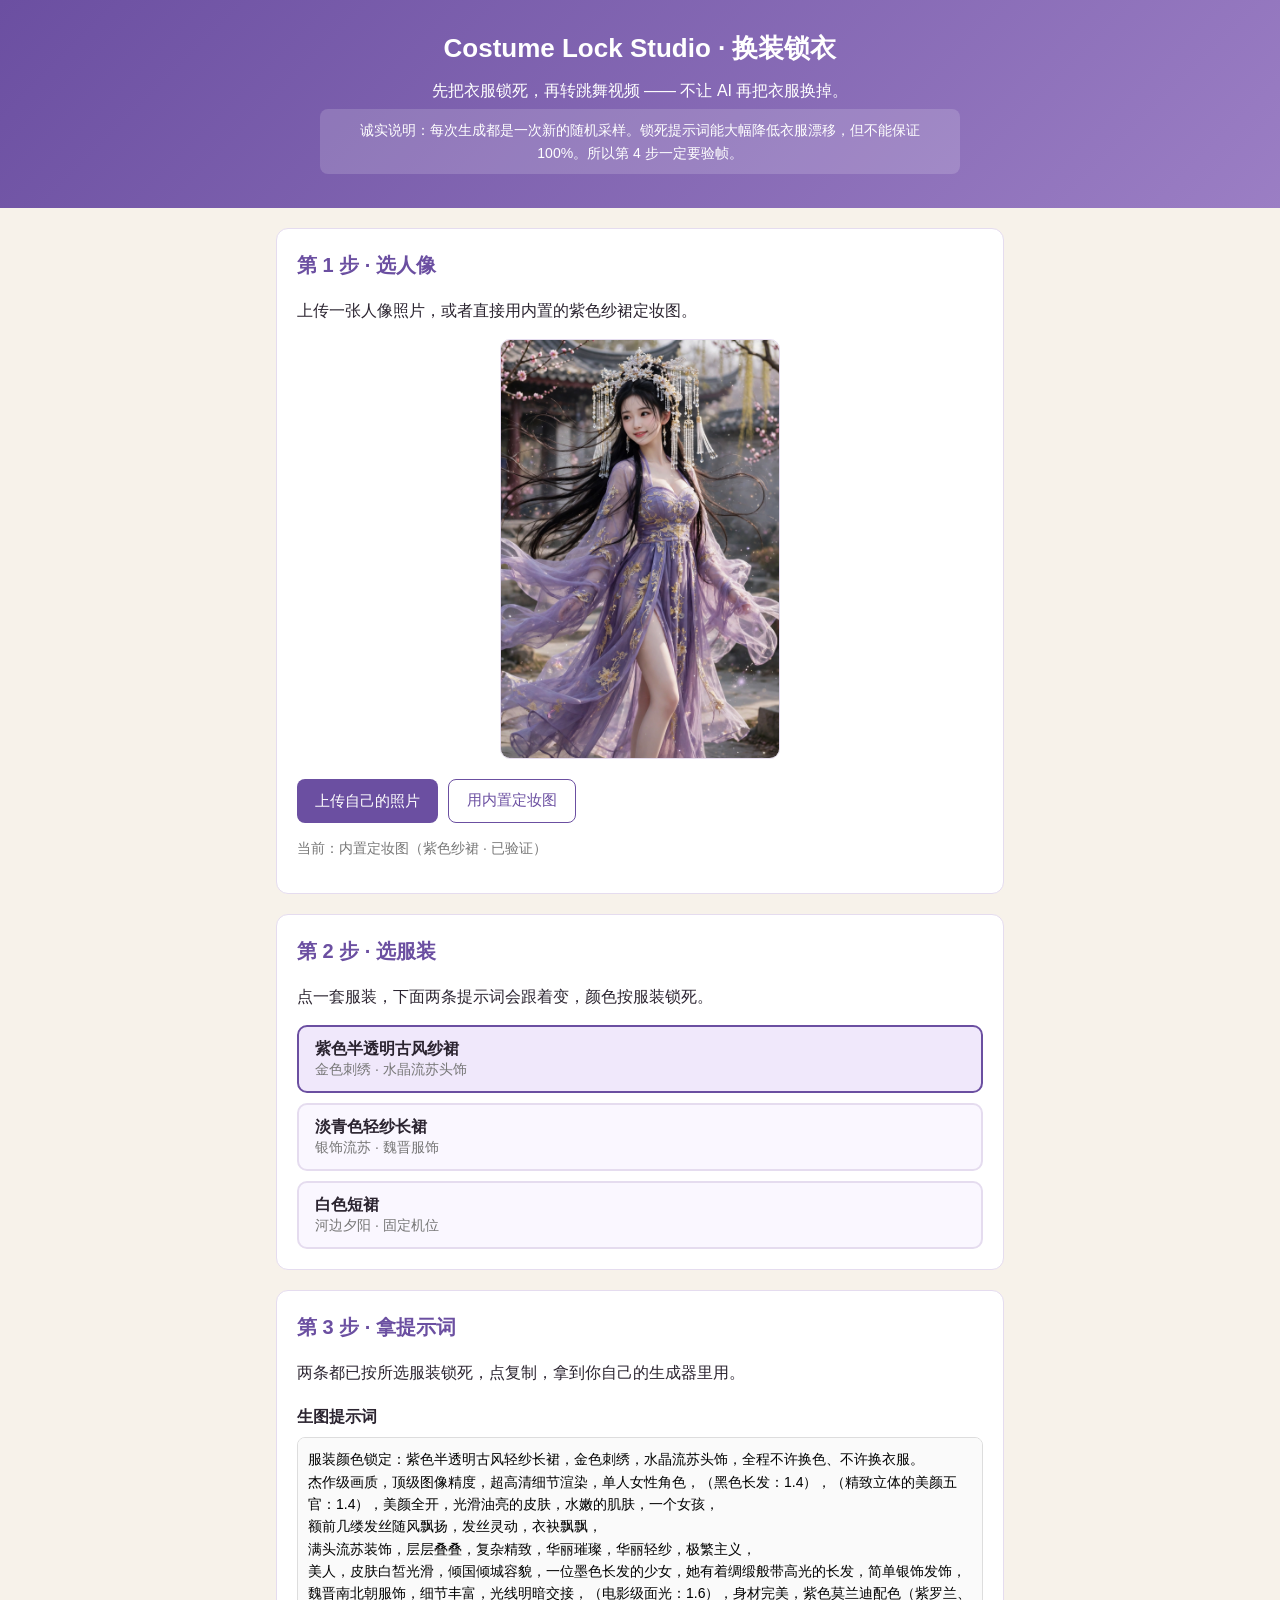
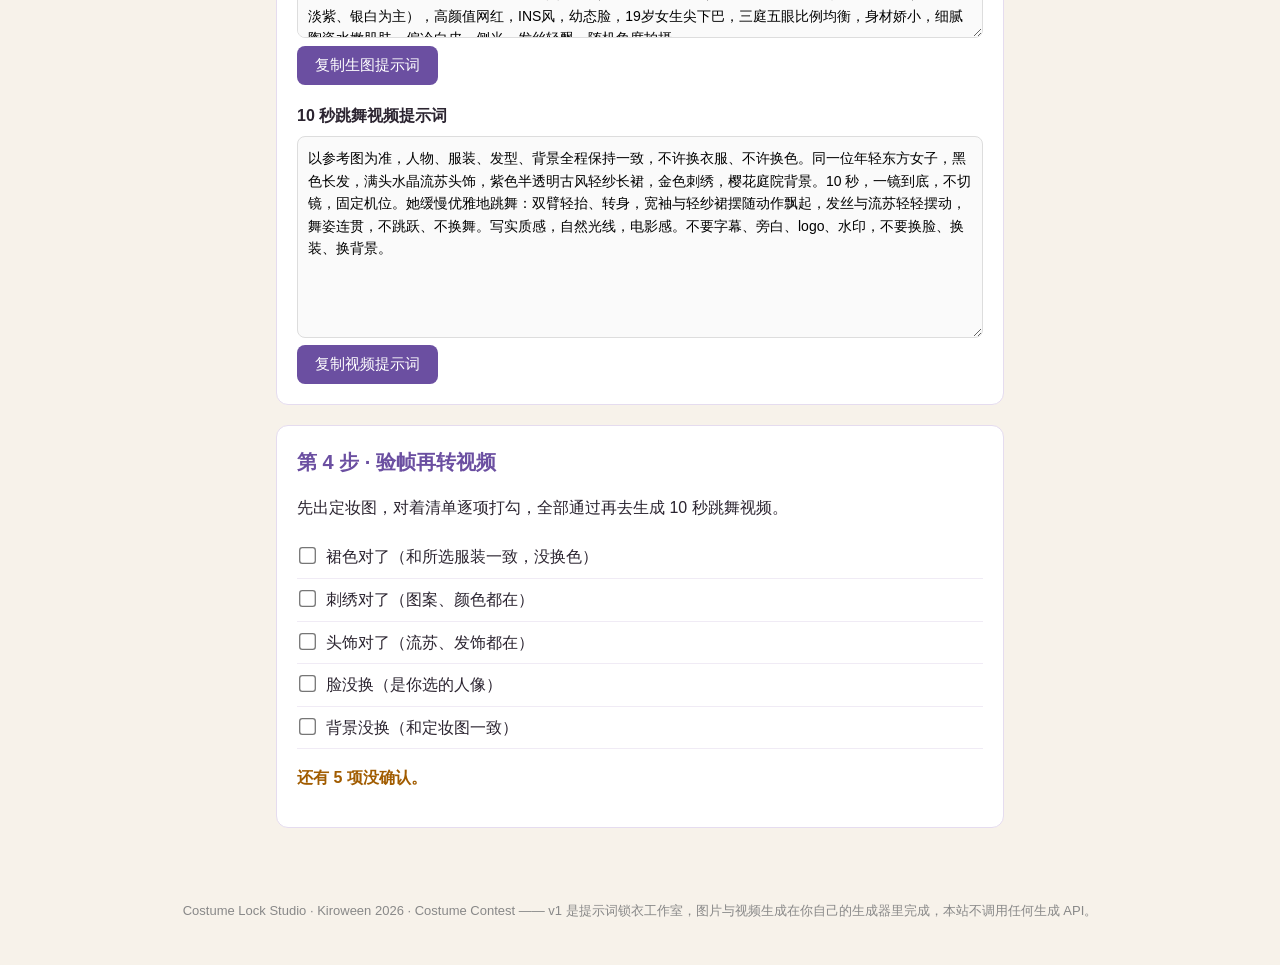
<file: index.html>
<!DOCTYPE html>
<html lang="zh-CN">
<head>
<meta charset="UTF-8">
<meta http-equiv="refresh" content="0; url=app/index.html">
<title>Costume Lock Studio · 换装锁衣</title>
</head>
<body>
<p>正在打开 Costume Lock Studio…… <a href="app/index.html">点这里直接进入</a></p>
</body>
</html>
</file>
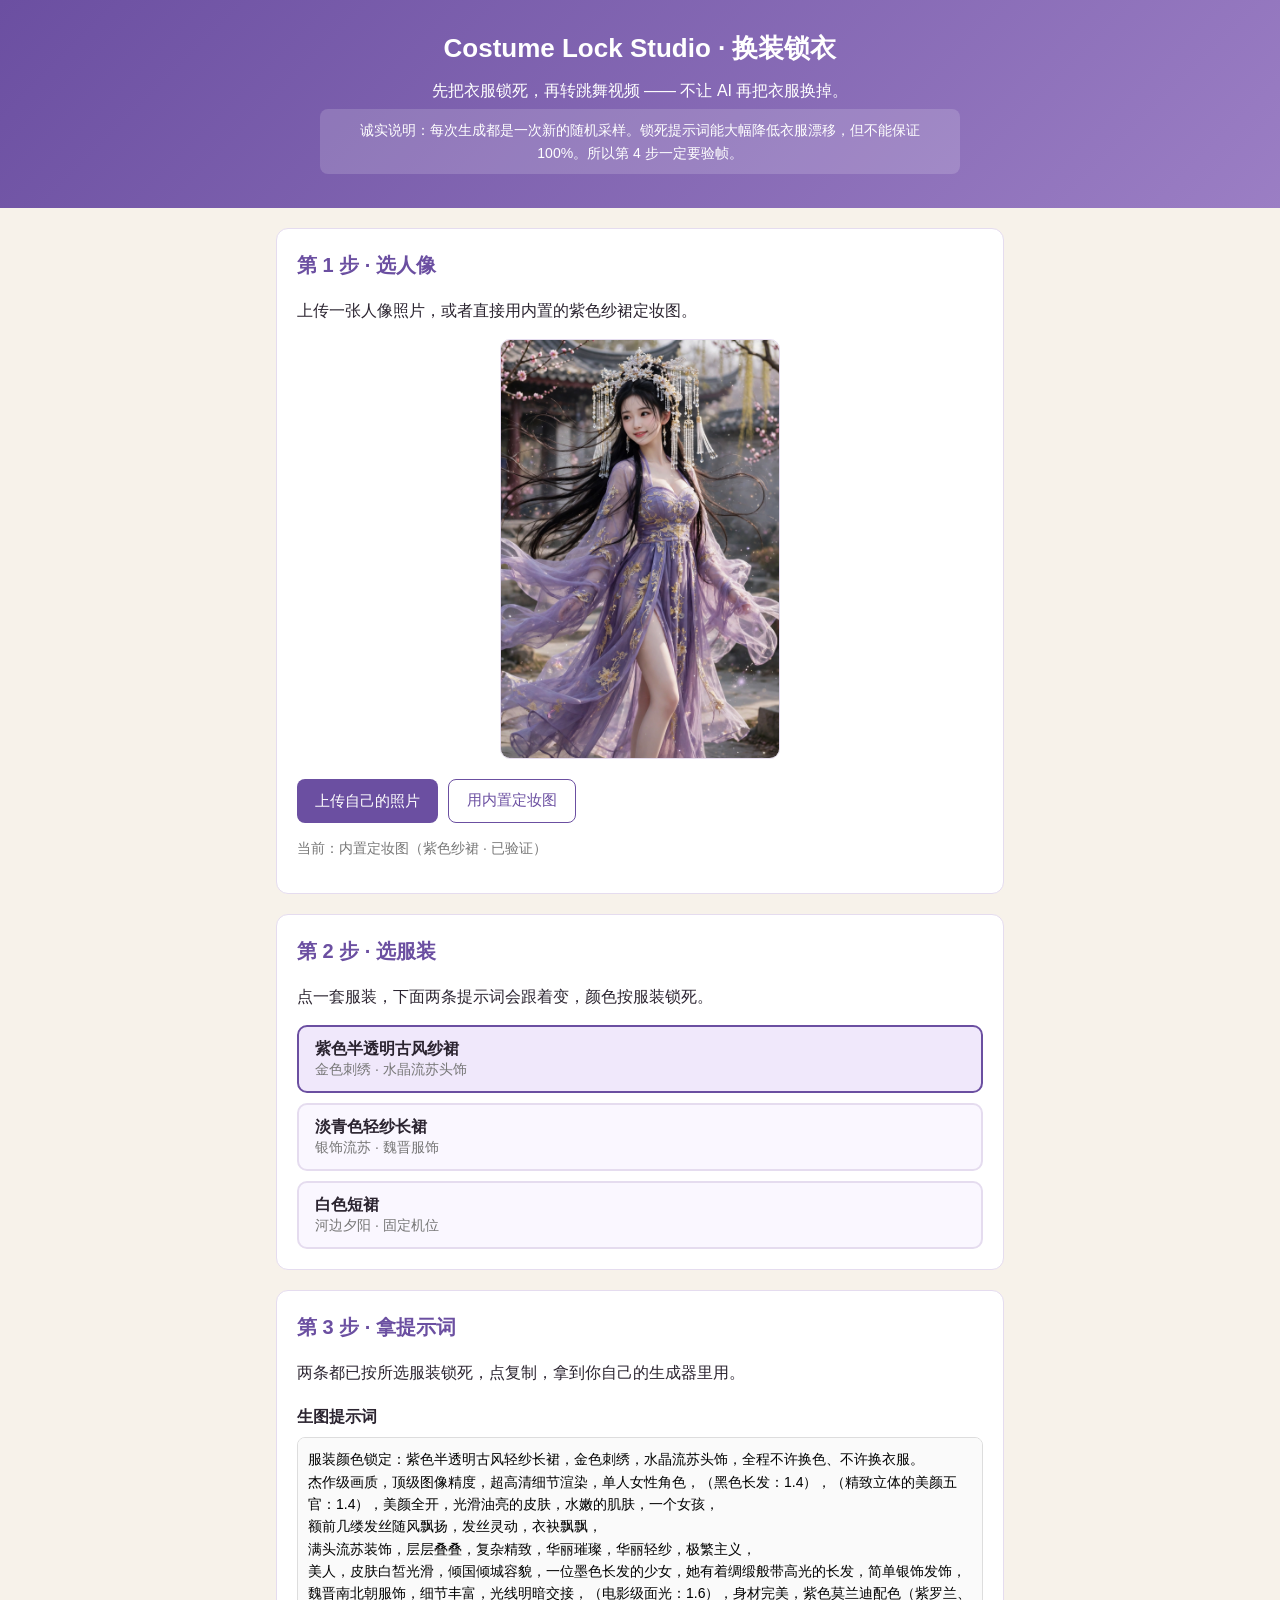
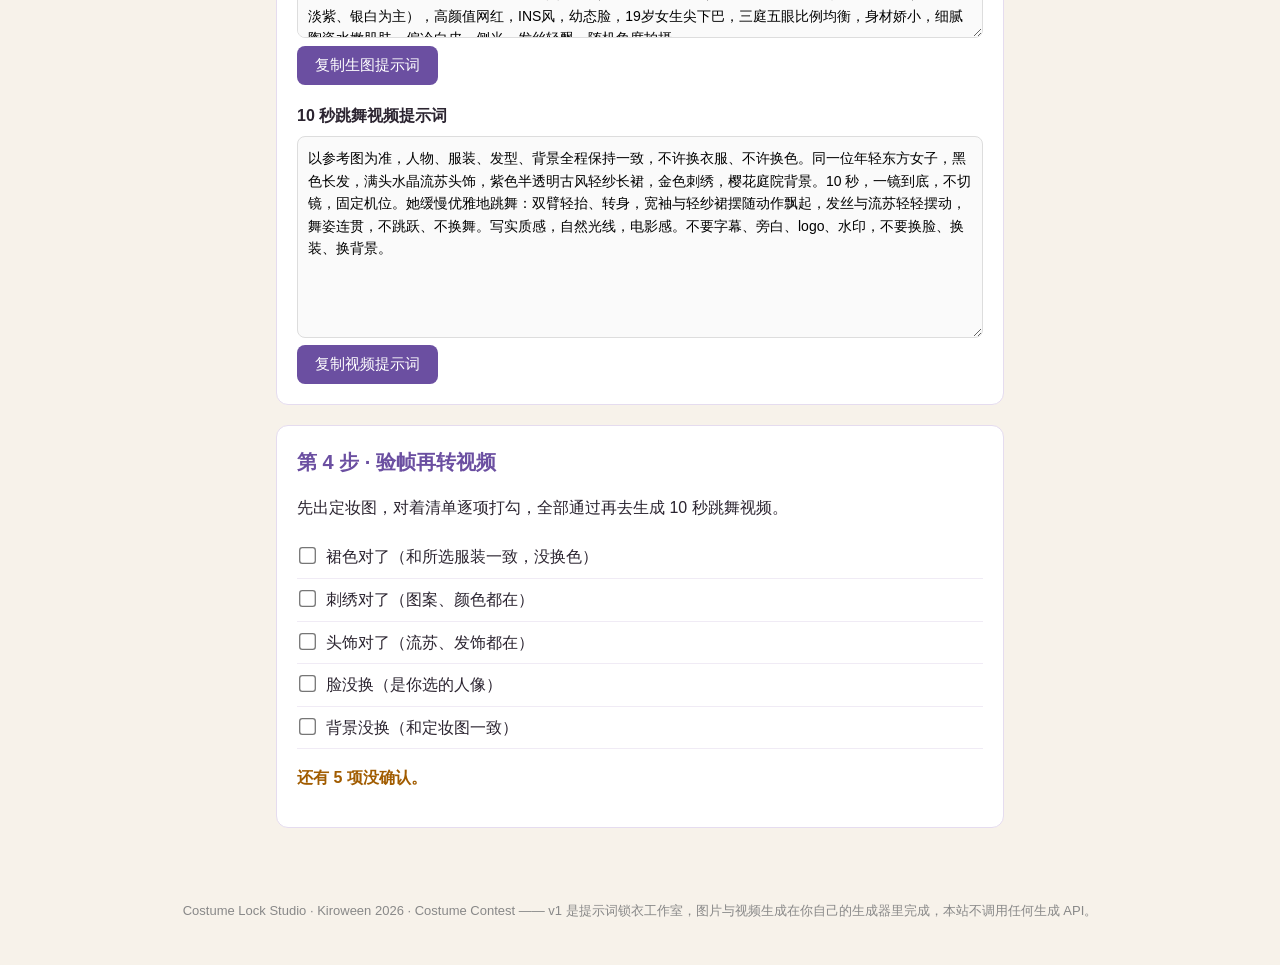
<file: app/index.html>
<!DOCTYPE html>
<html lang="zh-CN">
<head>
<meta charset="UTF-8">
<meta name="viewport" content="width=device-width, initial-scale=1.0">
<title>Costume Lock Studio · 换装锁衣</title>
<link rel="stylesheet" href="styles.css">
</head>
<body>
<header>
  <h1>Costume Lock Studio · 换装锁衣</h1>
  <p class="tagline">先把衣服锁死，再转跳舞视频 —— 不让 AI 再把衣服换掉。</p>
  <p class="honest">诚实说明：每次生成都是一次新的随机采样。锁死提示词能大幅降低衣服漂移，但不能保证 100%。所以第 4 步一定要验帧。</p>
</header>

<main>
  <!-- 步骤 1 -->
  <section class="step" id="step1">
    <h2>第 1 步 · 选人像</h2>
    <p>上传一张人像照片，或者直接用内置的紫色纱裙定妆图。</p>
    <div class="preview-wrap">
      <img id="portrait" src="assets/demo-purple-still.webp" alt="定妆图预览">
    </div>
    <div class="row">
      <label class="btn" for="upload">上传自己的照片</label>
      <input type="file" id="upload" accept="image/*" hidden>
      <button class="btn secondary" id="useDemo" type="button">用内置定妆图</button>
    </div>
    <p class="hint" id="portraitHint">当前：内置定妆图（紫色纱裙 · 已验证）</p>
  </section>

  <!-- 步骤 2 -->
  <section class="step" id="step2">
    <h2>第 2 步 · 选服装</h2>
    <p>点一套服装，下面两条提示词会跟着变，颜色按服装锁死。</p>
    <div class="costumes" id="costumes"></div>
  </section>

  <!-- 步骤 3 -->
  <section class="step" id="step3">
    <h2>第 3 步 · 拿提示词</h2>
    <p>两条都已按所选服装锁死，点复制，拿到你自己的生成器里用。</p>
    <h3>生图提示词</h3>
    <textarea id="imagePrompt" readonly rows="8"></textarea>
    <button class="btn" id="copyImage" type="button">复制生图提示词</button>
    <h3>10 秒跳舞视频提示词</h3>
    <textarea id="videoPrompt" readonly rows="8"></textarea>
    <button class="btn" id="copyVideo" type="button">复制视频提示词</button>
  </section>

  <!-- 步骤 4 -->
  <section class="step" id="step4">
    <h2>第 4 步 · 验帧再转视频</h2>
    <p>先出定妆图，对着清单逐项打勾，全部通过再去生成 10 秒跳舞视频。</p>
    <ul class="checklist" id="checklist">
      <li><label><input type="checkbox"> 裙色对了（和所选服装一致，没换色）</label></li>
      <li><label><input type="checkbox"> 刺绣对了（图案、颜色都在）</label></li>
      <li><label><input type="checkbox"> 头饰对了（流苏、发饰都在）</label></li>
      <li><label><input type="checkbox"> 脸没换（是你选的人像）</label></li>
      <li><label><input type="checkbox"> 背景没换（和定妆图一致）</label></li>
    </ul>
    <p class="status" id="checkStatus">还有 5 项没确认。</p>
  </section>
</main>

<footer>
  <p>Costume Lock Studio · Kiroween 2026 · Costume Contest —— v1 是提示词锁衣工作室，图片与视频生成在你自己的生成器里完成，本站不调用任何生成 API。</p>
</footer>

<script src="app.js"></script>
</body>
</html>
</file>
<file: app/styles.css>
* { box-sizing: border-box; }
body {
  margin: 0;
  font-family: "PingFang SC", "Hiragino Sans GB", "Microsoft YaHei", sans-serif;
  background: #f7f2ea;
  color: #2b2430;
  line-height: 1.6;
}
header {
  background: linear-gradient(135deg, #6b4fa1, #9b7ec4);
  color: #fff;
  padding: 28px 20px;
  text-align: center;
}
header h1 { margin: 0 0 8px; font-size: 26px; }
header p { margin: 6px auto; max-width: 640px; }
.tagline { font-size: 16px; }
.honest {
  background: rgba(255, 255, 255, 0.16);
  border-radius: 8px;
  padding: 10px 14px;
  font-size: 14px;
}
main { max-width: 760px; margin: 0 auto; padding: 20px 16px 40px; }
.step {
  background: #fff;
  border: 1px solid #e5dcef;
  border-radius: 12px;
  padding: 20px;
  margin-bottom: 20px;
}
.step h2 { margin-top: 0; color: #6b4fa1; font-size: 20px; }
.step h3 { margin: 18px 0 8px; font-size: 16px; }
.preview-wrap { text-align: center; }
.preview-wrap img {
  max-width: 100%;
  max-height: 420px;
  border-radius: 10px;
  border: 1px solid #e5dcef;
}
.row { display: flex; gap: 10px; flex-wrap: wrap; margin-top: 12px; }
.btn {
  display: inline-block;
  background: #6b4fa1;
  color: #fff;
  border: none;
  border-radius: 8px;
  padding: 10px 18px;
  font-size: 15px;
  cursor: pointer;
}
.btn:hover { background: #5a3f8c; }
.btn.secondary { background: #fff; color: #6b4fa1; border: 1px solid #6b4fa1; }
.hint { color: #777; font-size: 14px; }
.costumes { display: flex; flex-direction: column; gap: 10px; }
.costume {
  text-align: left;
  background: #faf7ff;
  border: 2px solid #e5dcef;
  border-radius: 10px;
  padding: 12px 16px;
  font-size: 15px;
  cursor: pointer;
  color: #2b2430;
}
.costume strong { display: block; font-size: 16px; }
.costume span { color: #777; font-size: 14px; }
.costume.active { border-color: #6b4fa1; background: #f0e8fb; }
textarea {
  width: 100%;
  font-family: inherit;
  font-size: 14px;
  line-height: 1.6;
  border: 1px solid #ddd;
  border-radius: 8px;
  padding: 10px;
  background: #fafafa;
}
.checklist { list-style: none; padding: 0; }
.checklist li { padding: 8px 0; border-bottom: 1px solid #f0ebf5; font-size: 16px; }
.checklist input { transform: scale(1.3); margin-right: 8px; }
.status { font-weight: bold; color: #a15c00; }
.status.ok { color: #2e7d32; }
footer {
  text-align: center;
  color: #888;
  font-size: 13px;
  padding: 0 16px 30px;
}
</file>
